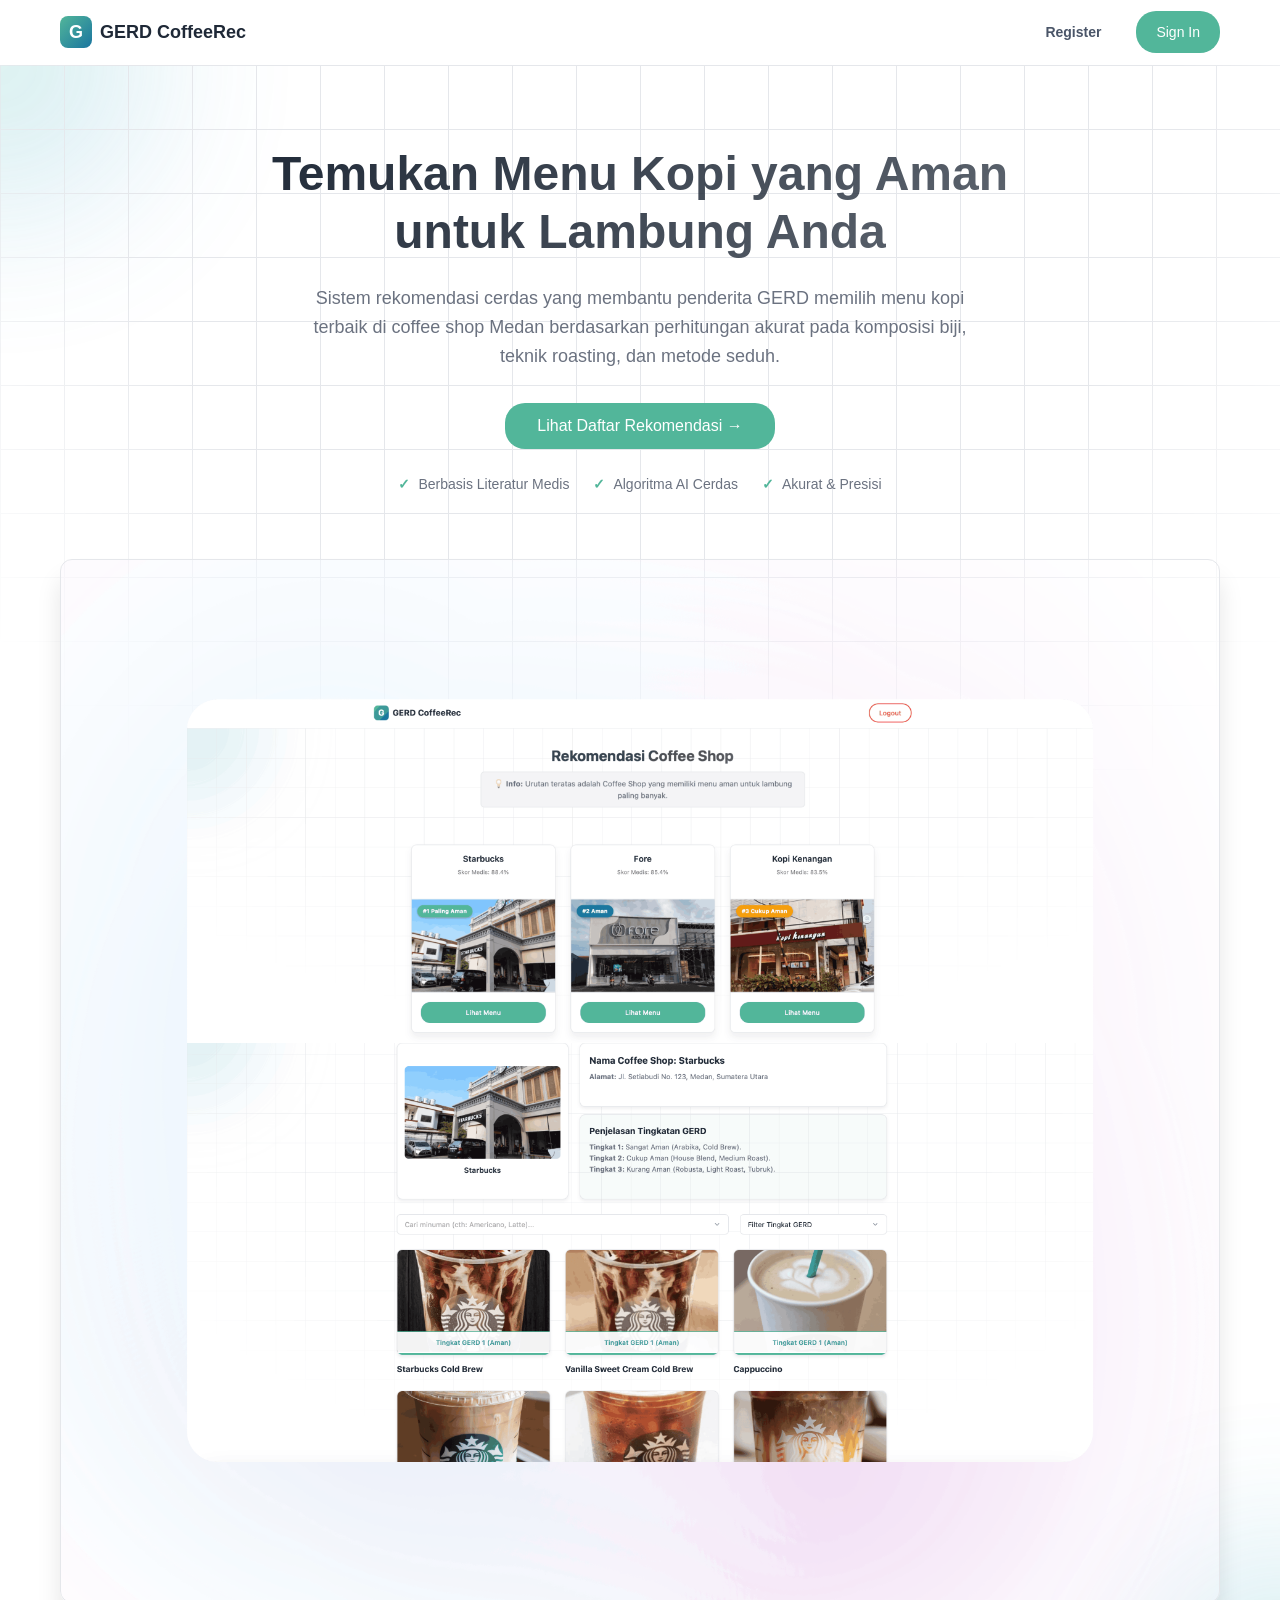
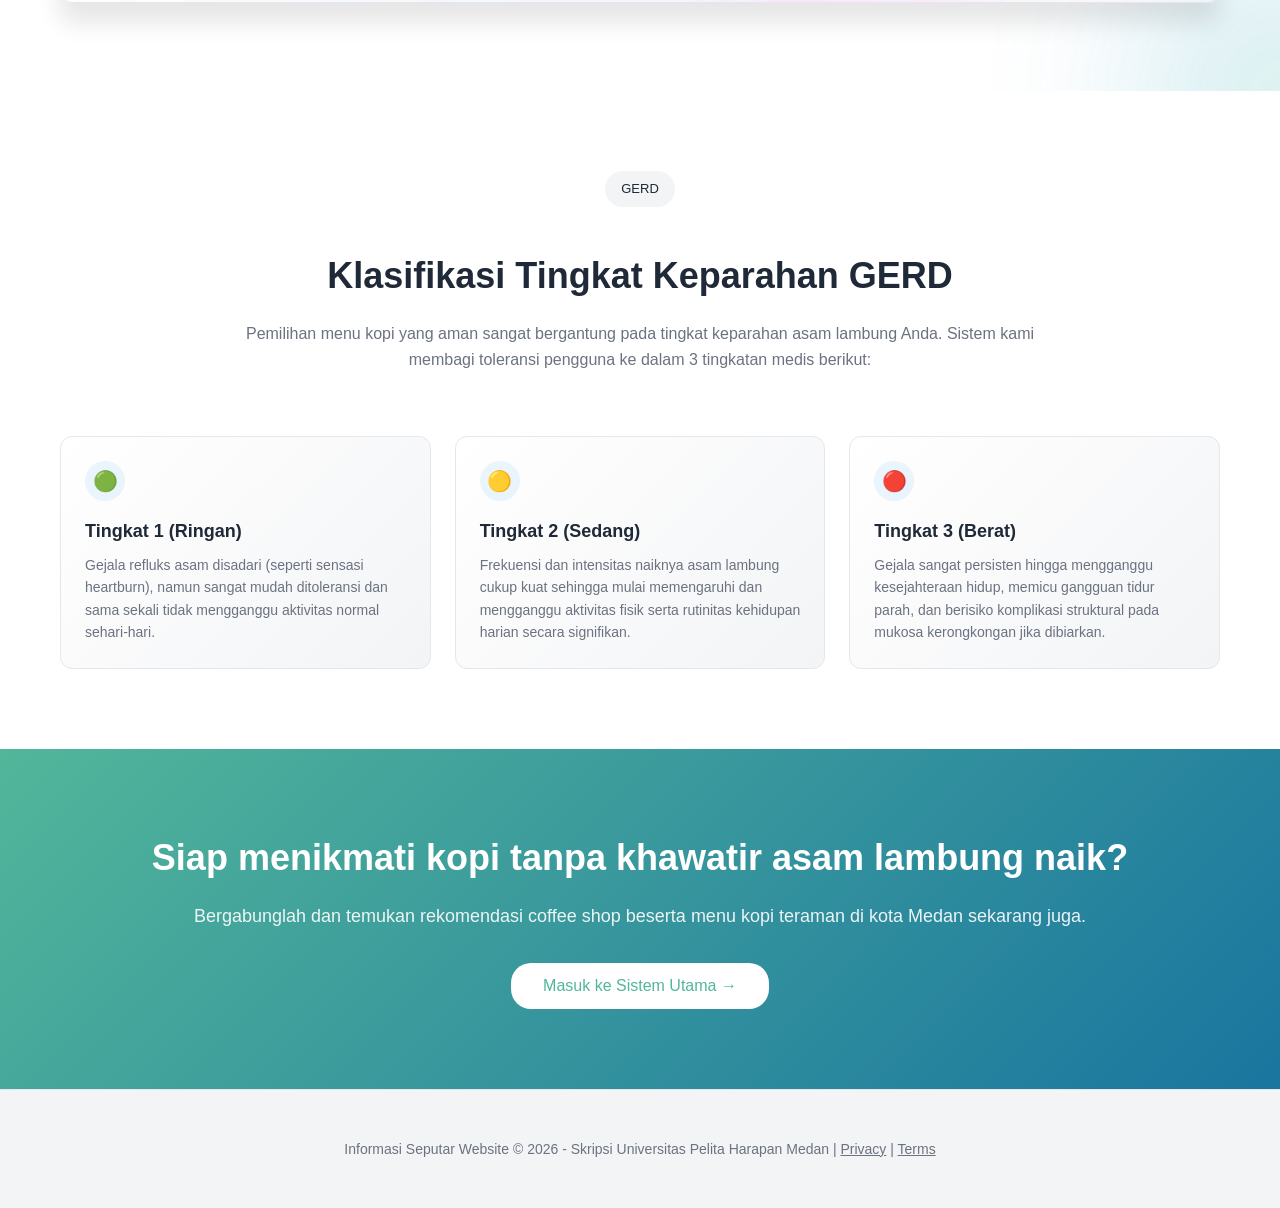
<file: index.html>
<!DOCTYPE html>
<html lang="id">
<head>
    <meta charset="UTF-8">
    <meta name="viewport" content="width=device-width, initial-scale=1.0">
    <title>Landing - Sistem Rekomendasi Kopi GERD</title>
    <link rel="stylesheet" href="styles.css">
</head>
<body>
    <header id="header">
        <div class="container">
            <div class="header-content">
                <div class="logo">
                    <div class="logo-icon">G</div>
                    <span>GERD CoffeeRec</span>
                </div>

                <div class="header-actions" style="display: flex; gap: 15px; align-items: center;">
                    <a href="register.html" class="btn" style="border-radius: 20px; padding: 10px 20px; color: #4a5568; text-decoration: none; font-weight: 600;">Register</a>
                    <a href="login.html" class="btn btn-primary" style="border-radius: 20px; padding: 10px 20px;">Sign In</a>
                </div>
            </div>
        </div>
        
    </header>

    <section class="hero">
        <div class="hero-glow-1"></div>
        <div class="hero-glow-2"></div>
        
        <div class="container">
            <div class="hero-content">
                <h1>Temukan Menu Kopi yang Aman untuk Lambung Anda</h1>
                <p>Sistem rekomendasi cerdas yang membantu penderita GERD memilih menu kopi terbaik di coffee shop Medan berdasarkan perhitungan akurat pada komposisi biji, teknik roasting, dan metode seduh.</p>
                
                <div class="hero-buttons">
                    <button class="btn btn-primary btn-lg">Lihat Daftar Rekomendasi →</button>
                </div>

                <div class="hero-features">
                    <div class="feature-item">
                        <span class="checkmark">✓</span>
                        <span>Berbasis Literatur Medis</span>
                    </div>
                    <div class="feature-item">
                        <span class="checkmark">✓</span>
                        <span>Algoritma AI Cerdas</span>
                    </div>
                    <div class="feature-item">
                        <span class="checkmark">✓</span>
                        <span>Akurat & Presisi</span>
                    </div>
                </div>
            </div>

            <div class="hero-image">
                <img src="images_coffeeshop/recomendation_page.png" alt="Dashboard Rekomendasi Kopi" />
            </div>
        </div>
    </section>

    <section class="features" id="gerd-cards">
        <div class="container">
            <div class="section-header">
                <div class="badge">GERD</div>
                <h2>Klasifikasi Tingkat Keparahan GERD</h2>
                <p>Pemilihan menu kopi yang aman sangat bergantung pada tingkat keparahan asam lambung Anda. Sistem kami membagi toleransi pengguna ke dalam 3 tingkatan medis berikut:</p>
            </div>

            <div class="features-grid" style="grid-template-columns: repeat(auto-fit, minmax(300px, 1fr));">
                <div class="feature-card">
                    <div class="feature-icon">🟢</div>
                    <h3>Tingkat 1 (Ringan)</h3>
                    <p>Gejala refluks asam disadari (seperti sensasi heartburn), namun sangat mudah ditoleransi dan sama sekali tidak mengganggu aktivitas normal sehari-hari.</p>
                </div>
                <div class="feature-card">
                    <div class="feature-icon">🟡</div>
                    <h3>Tingkat 2 (Sedang)</h3>
                    <p>Frekuensi dan intensitas naiknya asam lambung cukup kuat sehingga mulai memengaruhi dan mengganggu aktivitas fisik serta rutinitas kehidupan harian secara signifikan.</p>
                </div>
                <div class="feature-card">
                    <div class="feature-icon">🔴</div>
                    <h3>Tingkat 3 (Berat)</h3>
                    <p>Gejala sangat persisten hingga mengganggu kesejahteraan hidup, memicu gangguan tidur parah, dan berisiko komplikasi struktural pada mukosa kerongkongan jika dibiarkan.</p>
                </div>
            </div>
        </div>
    </section>
    
    <section class="cta">
        <div class="container">
            <h2>Siap menikmati kopi tanpa khawatir asam lambung naik?</h2>
            <p>Bergabunglah dan temukan rekomendasi coffee shop beserta menu kopi teraman di kota Medan sekarang juga.</p>
            <button class="btn btn-ghost btn-lg" >Masuk ke Sistem Utama →</button>
        </div>
    </section>

    <footer>
        <div class="container">
            <p>Informasi Seputar Website &copy; 2026 - Skripsi Universitas Pelita Harapan Medan | <a href="#" style="color: var(--muted-foreground);">Privacy</a> | <a href="#" style="color: var(--muted-foreground);">Terms</a></p>
        </div>
    </footer>

    <script>
        // Header Scroll Effect
        const header = document.getElementById('header');
        window.addEventListener('scroll', () => {
            if (window.scrollY > 10) {
                header.classList.add('scrolled');
            } else {
                header.classList.remove('scrolled');
            }
        });
    </script>
</body>
</html>
</file>
<file: styles.css>
@import url('https://fonts.googleapis.com/css2?family=Geist:wght@400;500;600;700&display=swap');

* {
    margin: 0;
    padding: 0;
    box-sizing: border-box;
}

:root {
    --primary: #52b69a;
    --primary-light: #76c893;
    --primary-dark: #34a0a4;
    --secondary: #1a759f;
    --secondary-light: #168aad;
    --background: #ffffff;
    --foreground: #1f2937;
    --muted: #f3f4f6;
    --muted-foreground: #6b7280;
    --border: #e5e7eb;
    --accent: #f59e0b;
}

html {
    scroll-behavior: smooth;
}

body {
    font-family: -apple-system, BlinkMacSystemFont, 'Segoe UI', 'Roboto', 'Helvetica Neue', Arial, sans-serif;
    line-height: 1.6;
    color: var(--foreground);
    background-color: var(--background);
    transition: background-color 0.3s ease, color 0.3s ease;
}

/* Header */
header {
    position: sticky;
    top: 0;
    z-index: 50;
    width: 100%;
    backdrop-filter: blur(10px);
    background-color: transparent;
    transition: all 0.3s ease;
    border-bottom: 1px solid transparent;
}

header.scrolled {
    background-color: rgba(255, 255, 255, 0.8);
    border-bottom-color: var(--border);
    box-shadow: 0 1px 3px rgba(0, 0, 0, 0.1);
}

.container {
    max-width: 1200px;
    margin: 0 auto;
    padding: 0 20px;
}

.header-content {
    display: flex;
    justify-content: space-between;
    align-items: center;
    height: 64px;
}

.logo {
    display: flex;
    align-items: center;
    gap: 8px;
    font-weight: 700;
    font-size: 18px;
}

.logo-icon {
    width: 32px;
    height: 32px;
    border-radius: 8px;
    background: linear-gradient(135deg, var(--primary), var(--secondary));
    display: flex;
    align-items: center;
    justify-content: center;
    color: white;
    font-weight: bold;
}

nav {
    display: flex;
    gap: 32px;
}

nav a {
    font-size: 14px;
    font-weight: 500;
    color: var(--muted-foreground);
    text-decoration: none;
    transition: color 0.3s ease;
}

nav a:hover {
    color: var(--foreground);
}

.header-actions {
    display: flex;
    gap: 16px;
    align-items: center;
}

.mobile-menu-btn {
    display: none;
    background: none;
    border: none;
    cursor: pointer;
    color: var(--foreground);
    font-size: 24px;
}

/* Buttons */
.btn {
    padding: 12px 24px;
    border: none;
    border-radius: 20px;
    font-size: 14px;
    font-weight: 500;
    cursor: pointer;
    transition: all 0.3s ease;
    text-decoration: none;
    display: inline-flex;
    align-items: center;
    gap: 8px;
}

.btn-primary {
    background-color: var(--primary);
    color: white;
}

.btn-primary:hover {
    background-color: var(--primary-dark);
    transform: translateY(-2px);
}

.btn-outline {
    background-color: transparent;
    color: var(--foreground);
    border: 2px solid var(--border);
}

.btn-outline:hover {
    background-color: var(--muted);
    border-color: var(--foreground);
}

.btn-ghost {
    background-color: white;
    color: var(--primary);
    padding: 8px;
}

.btn-ghost:hover {
    background-color: var(--primary);
    color: white;
}

.btn-out {
    background-color: transparent;
    color: #ef4444;
    border: 2px solid #ef4444;
    border-radius: 20px;
    padding: 8px 20px;
}

.btn-out:hover {
    background-color: #ef4444;
    color: white;
}

.btn-lg {
    padding: 14px 32px;
    font-size: 16px;
}

/* Hero Section */
.hero {
    width: 100%;
    padding: 80px 20px;
    position: relative;
    overflow: hidden;
}

.hero::before {
    content: '';
    position: absolute;
    inset: 0;
    background-image: 
        linear-gradient(to right, var(--border) 1px, transparent 1px),
        linear-gradient(to bottom, var(--border) 1px, transparent 1px);
    background-size: 64px 64px;
    z-index: 0;
    -webkit-mask-image: radial-gradient(ellipse 60% 50% at 50% 0%, #000 70%, transparent 110%);
    mask-image: radial-gradient(ellipse 60% 50% at 50% 0%, #000 70%, transparent 110%);
}

.hero-content {
    position: relative;
    z-index: 1;
    text-align: center;
    max-width: 800px;
    margin: 0 auto;
}

.badge {
    display: inline-block;
    background-color: var(--muted);
    color: var(--foreground);
    padding: 8px 16px;
    border-radius: 20px;
    font-size: 13px;
    font-weight: 500;
    margin-bottom: 24px;
}

.hero h1 {
    font-size: 48px;
    font-weight: 700;
    line-height: 1.2;
    margin-bottom: 24px;
    background: linear-gradient(135deg, var(--foreground), rgba(31, 41, 55, 0.7));
    -webkit-background-clip: text;
    -webkit-text-fill-color: transparent;
    background-clip: text;
}

.hero p {
    font-size: 18px;
    color: var(--muted-foreground);
    margin-bottom: 32px;
    max-width: 700px;
    margin-left: auto;
    margin-right: auto;
    line-height: 1.6;
}

.hero-buttons {
    display: flex;
    gap: 16px;
    justify-content: center;
    flex-wrap: wrap;
    margin-bottom: 24px;
}

.hero-features {
    display: flex;
    gap: 24px;
    justify-content: center;
    flex-wrap: wrap;
    font-size: 14px;
    color: var(--muted-foreground);
    margin-top: 24px;
}

.feature-item {
    display: flex;
    align-items: center;
    gap: 8px;
}

.checkmark {
    color: var(--primary);
    font-weight: bold;
}

.hero-image {
    position: relative;
    margin-top: 64px;
    max-width: 1200px;
    margin-left: auto;
    margin-right: auto;
}

.hero-image img {
    width: 100%;
    border-radius: 12px;
    box-shadow: 0 20px 25px rgba(0, 0, 0, 0.1);
    border: 1px solid var(--border);
}

.hero-glow-1,
.hero-glow-2 {
    position: absolute;
    border-radius: 50%;
    filter: blur(80px);
    z-index: -1;
    opacity: 0.7;
}

.hero-glow-1 {
    width: 300px;
    height: 300px;
    background: linear-gradient(135deg, rgba(59, 130, 246, 0.3), rgba(92, 246, 113, 0.3));
    bottom: -150px;
    right: -150px;
}

.hero-glow-2 {
    width: 300px;
    height: 300px;
    background: linear-gradient(135deg, rgba(92, 246, 113, 0.3), rgba(59, 130, 246, 0.3));
    top: -150px;
    left: -150px;
}

/* Features Section */
.features {
    width: 100%;
    padding: 80px 20px;
}

.section-header {
    text-align: center;
    margin-bottom: 64px;
}

.section-header h2 {
    font-size: 36px;
    font-weight: 700;
    margin-bottom: 16px;
    margin-top: 16px;
}

.section-header p {
    font-size: 16px;
    color: var(--muted-foreground);
    max-width: 800px;
    margin: 0 auto;
}

.features-grid {
    display: grid;
    grid-template-columns: repeat(auto-fit, minmax(300px, 1fr));
    gap: 24px;
}

.feature-card {
    padding: 24px;
    border: 1px solid var(--border);
    border-radius: 12px;
    background: linear-gradient(135deg, var(--background), var(--muted));
    transition: all 0.3s ease;
}

.feature-card:hover {
    box-shadow: 0 10px 25px rgba(0, 0, 0, 0.1);
    transform: translateY(-4px);
}

.feature-icon {
    width: 40px;
    height: 40px;
    border-radius: 50%;
    background-color: rgba(59, 162, 246, 0.1);
    display: flex;
    align-items: center;
    justify-content: center;
    color: var(--primary);
    font-size: 20px;
    margin-bottom: 16px;
}

.feature-card h3 {
    font-size: 18px;
    font-weight: 600;
    margin-bottom: 8px;
}

.feature-card p {
    color: var(--muted-foreground);
    font-size: 14px;
}

/* How It Works Section */
.how-it-works {
    width: 100%;
    padding: 80px 20px;
    position: relative;
    overflow: hidden;
}

.how-it-works::before {
    content: '';
    position: absolute;
    inset: 0;
    background-image: 
        linear-gradient(to right, var(--border) 1px, transparent 1px),
        linear-gradient(to bottom, var(--border) 1px, transparent 1px);
    background-size: 64px 64px;
    z-index: 0;
    -webkit-mask-image: radial-gradient(ellipse 80% 50% at 50% 50%, #000 40%, transparent 100%);
    mask-image: radial-gradient(ellipse 80% 50% at 50% 50%, #000 40%, transparent 100%);
}

.how-it-works-content {
    position: relative;
    z-index: 1;
}

.steps-grid {
    display: grid;
    grid-template-columns: repeat(auto-fit, minmax(250px, 1fr));
    gap: 48px;
    position: relative;
    margin-top: 64px;
}

.step-card {
    text-align: center;
    position: relative;
    z-index: 1;
}

.step-number {
    width: 64px;
    height: 64px;
    margin: 0 auto 24px;
    border-radius: 50%;
    background: linear-gradient(135deg, var(--primary), var(--primary-dark));
    color: white;
    display: flex;
    align-items: center;
    justify-content: center;
    font-size: 24px;
    font-weight: 700;
    box-shadow: 0 10px 25px rgba(59, 156, 246, 0.3);
}

.step-card h3 {
    font-size: 18px;
    font-weight: 600;
    margin-bottom: 12px;
}

.step-card p {
    color: var(--muted-foreground);
    font-size: 14px;
}

/* CTA Section */
.cta {
    width: 100%;
    padding: 80px 20px;
    background: linear-gradient(135deg, var(--primary), var(--secondary));
    color: white;
    text-align: center;
}

.cta h2 {
    font-size: 36px;
    font-weight: 700;
    margin-bottom: 16px;
}

.cta p {
    font-size: 18px;
    margin-bottom: 32px;
    opacity: 0.9;
}

/* Footer */
footer {
    width: 100%;
    padding: 48px 20px;
    background-color: var(--muted);
    border-top: 1px solid var(--border);
    text-align: center;
    color: var(--muted-foreground);
    font-size: 14px;
}

/* Mobile Menu */
.mobile-menu {
    display: none;
    position: absolute;
    top: 64px;
    left: 0;
    right: 0;
    background-color: var(--background);
    border-bottom: 1px solid var(--border);
    padding: 16px 20px;
    flex-direction: column;
    gap: 16px;
}

.mobile-menu a {
    color: var(--foreground);
    text-decoration: none;
    font-size: 14px;
    font-weight: 500;
}


/* Sign In - Memastikan konten berada di tengah layar secara vertikal */
.auth-wrapper {
    display: flex;
    align-items: center;
    justify-content: center;
    min-height: calc(100vh - 64px - 100px); /* Dikurangi tinggi header & footer */
    padding: 40px 20px;
    position: relative;
    z-index: 1;
}

/* Desain Kartu Form */
.auth-card {
    background-color: var(--background);
    border: 1px solid var(--border);
    border-radius: 16px;
    padding: 40px;
    width: 100%;
    max-width: 420px;
    box-shadow: 0 20px 25px rgba(0, 0, 0, 0.05);
}

.auth-card-header {
    text-align: center;
    margin-bottom: 32px;
}

.auth-card-header h1 {
    font-size: 24px;
    font-weight: 700;
    color: var(--foreground);
    margin-bottom: 8px;
}

.auth-card-header p {
    font-size: 14px;
    color: var(--muted-foreground);
}

/* Desain Input Form */
.form-group {
    margin-bottom: 20px;
}

.form-label {
    display: block;
    font-size: 14px;
    font-weight: 500;
    margin-bottom: 8px;
    color: var(--foreground);
}

.form-input {
    width: 100%;
    padding: 12px 16px;
    font-size: 14px;
    border: 1px solid var(--border);
    border-radius: 8px;
    background-color: var(--background);
    color: var(--foreground);
    outline: none;
    transition: all 0.3s ease;
    font-family: inherit;
}

.form-input:focus {
    border-color: var(--primary);
    box-shadow: 0 0 0 3px rgba(82, 182, 154, 0.1); /* Warna primary dengan transparansi */
}

/* Daftar Rekomendasi */
.recommendation-wrapper {
    padding: 40px 20px 80px;
    position: relative;
    z-index: 1;
    min-height: calc(100vh - 64px - 100px);
}

.recommendation-header {
    text-align: center;
    max-width: 800px;
    margin: 0 auto 48px;
}

.recommendation-header h1 {
    font-size: 32px;
    font-weight: 700;
    color: var(--foreground);
    margin-bottom: 16px;
}

.recommendation-header p {
    font-size: 16px;
    color: var(--muted-foreground);
    background-color: var(--muted);
    padding: 12px 24px;
    border-radius: 8px;
    display: inline-block;
    border: 1px solid var(--border);
}

/* Grid untuk Card Coffee Shop */
.shops-grid {
    display: grid;
    grid-template-columns: repeat(auto-fit, minmax(280px, 1fr));
    gap: 32px;
    max-width: 1000px;
    margin: 0 auto;
}

/* Desain Card Coffee Shop */
.shop-card {
    background-color: var(--background);
    border: 1px solid var(--border);
    border-radius: 12px;
    overflow: hidden;
    box-shadow: 0 10px 15px rgba(0, 0, 0, 0.05);
    transition: all 0.3s ease;
    display: flex;
    flex-direction: column;
}

.shop-card:hover {
    transform: translateY(-5px);
    box-shadow: 0 20px 25px rgba(0, 0, 0, 0.1);
    border-color: var(--primary-light);
}

/* Bagian Atas Card (Nama Toko) */
.shop-card-header {
    padding: 16px;
    text-align: center;
    border-bottom: 1px solid var(--border);
    background-color: var(--background);
}

.shop-card-header h3 {
    font-size: 18px;
    font-weight: 600;
    color: var(--foreground);
    margin: 0;
}

/* Bagian Tengah Card (Gambar) */
.shop-card-image {
    width: 100%;
    height: 200px;
    background-color: var(--muted);
    display: flex;
    align-items: center;
    justify-content: center;
    overflow: hidden;
    position: relative;
}

.shop-card-image img {
    width: 100%;
    height: 100%;
    object-fit: cover;
    transition: transform 0.5s ease;
}

.shop-card:hover .shop-card-image img {
    transform: scale(1.05); /* Efek zoom tipis saat di-hover */
}

/* Lencana (Badge) Peringkat di atas gambar */
.rank-badge {
    position: absolute;
    top: 12px;
    left: 12px;
    background-color: var(--primary);
    color: white;
    padding: 4px 12px;
    border-radius: 20px;
    font-size: 12px;
    font-weight: 700;
    box-shadow: 0 2px 4px rgba(0,0,0,0.2);
}

/* Bagian Bawah Card (Tombol) */
.shop-card-footer {
    padding: 20px;
    text-align: center;
    background-color: var(--background);
    border-top: 1px solid var(--border);
    margin-top: auto; /* Mendorong footer selalu ke bawah */
}

/*Daftar Menu*/
.menu-wrapper {
    padding: 40px 20px 80px;
    position: relative;
    z-index: 1;
    min-height: calc(100vh - 64px - 100px);
    max-width: 1100px;
    margin: 0 auto;
}

/* SHOP PROFILE SECTION (ATAS)*/
.shop-profile-section {
    display: flex;
    gap: 24px;
    margin-bottom: 32px;
}

.shop-profile-image {
    flex: 0 0 35%; /* Mengambil 35% lebar */
    background-color: var(--background);
    border: 1px solid var(--border);
    border-radius: 12px;
    padding: 16px;
    display: flex;
    flex-direction: column;
    align-items: center;
    justify-content: center;
    box-shadow: 0 4px 6px rgba(0, 0, 0, 0.05);
}

.shop-profile-image img {
    width: 100%;
    height: 200px;
    object-fit: cover;
    border-radius: 8px;
    margin-bottom: 12px;
}

.shop-profile-info {
    flex: 1; /* Mengambil sisa ruang */
    display: flex;
    flex-direction: column;
    gap: 16px;
}

.info-box {
    background-color: var(--background);
    border: 1px solid var(--border);
    border-radius: 12px;
    padding: 20px;
    box-shadow: 0 4px 6px rgba(0, 0, 0, 0.05);
}

.info-box h2 {
    font-size: 20px;
    margin-bottom: 8px;
    color: var(--foreground);
}

.info-box p {
    font-size: 15px;
    color: var(--muted-foreground);
}

/* TOOLBAR: SEARCH & FILTER (TENGAH)*/
.toolbar-section {
    display: flex;
    gap: 24px;
    margin-bottom: 32px;
}

.search-container {
    flex: 1;
}

.filter-container {
    flex: 0 0 30%;
}

.toolbar-input {
    -webkit-appearance: none;
    -moz-appearance: none;
    appearance: none;
    width: 100%;
    padding: 12px 16px;
    font-size: 15px;
    border: 1px solid var(--border);
    border-radius: 8px;
    background-color: var(--background);
    color: var(--foreground);
    outline: none;
    transition: all 0.3s ease;

    background-image: url("data:image/svg+xml;charset=UTF-8,%3csvg xmlns='http://www.w3.org/2000/svg' viewBox='0 0 24 24' fill='none' stroke='%236b7280' stroke-width='2' stroke-linecap='round' stroke-linejoin='round'%3e%3cpolyline points='6 9 12 15 18 9'%3e%3c/polyline%3e%3c/svg%3e");
    background-repeat: no-repeat;
    background-position: right 16px center; /* Posisi panah di kanan */
    background-size: 16px; /* Ukuran panah */
}

.toolbar-input:focus {
    border-color: var(--primary);
    box-shadow: 0 0 0 3px rgba(82, 182, 154, 0.1);
}

/* MENU CATALOG SECTION (BAWAH) */
.menu-grid {
    display: grid;
    grid-template-columns: repeat(auto-fill, minmax(250px, 1fr));
    gap: 32px;
}

.menu-item-wrapper {
    display: flex;
    flex-direction: column;
}

/* Kotak Card (Isi Gambar & Tingkat GERD) */
.menu-card {
    background-color: var(--background);
    border: 1px solid var(--border);
    border-radius: 12px;
    overflow: hidden;
    position: relative;
    box-shadow: 0 4px 6px rgba(0, 0, 0, 0.05);
    transition: all 0.3s ease;
    cursor: pointer;
}

.menu-card:hover {
    transform: translateY(-5px);
    box-shadow: 0 10px 15px rgba(0, 0, 0, 0.1);
}

.menu-card img {
    width: 100%;
    height: 220px;
    object-fit: cover;
}

.gerd-indicator {
    position: absolute;
    bottom: 0;
    left: 0;
    width: 100%;
    padding: 12px;
    text-align: center;
    font-weight: 600;
    font-size: 14px;
    background-color: rgba(255, 255, 255, 0.95);
    border-top: 1px solid var(--border);
}

/* Warna khusus untuk level GERD */
.level-1 { border-bottom: 4px solid var(--primary); color: var(--primary-dark); } /* Hijau */
.level-2 { border-bottom: 4px solid var(--accent); color: #d97706; } /* Kuning/Orange */
.level-3 { border-bottom: 4px solid #ef4444; color: #b91c1c; } /* Merah */

/* Nama Menu (Di luar Card) */
.menu-name {
    margin-top: 16px;
    text-align: left;
    font-size: 18px;
    font-weight: 700;
    color: var(--foreground);
}

/* Detail Menu */
.detail-wrapper {
    padding: 40px 20px 80px;
    position: relative;
    z-index: 1;
    min-height: calc(100vh - 64px - 100px);
    max-width: 1000px; /* Lebar dibatasi agar elegan seperti mockup */
    margin: 0 auto;
}

/* LAYOUT UTAMA (KIRI & KANAN) */
.detail-layout {
    display: flex;
    gap: 32px;
    align-items: flex-start;
}

/* KOLOM KIRI (GAMBAR) */
.detail-left {
    flex: 0 0 35%; /* Kolom kiri mengambil 35% lebar layar */
    display: flex;
    flex-direction: column;
    gap: 24px;
}

.image-box {
    background-color: var(--background);
    border: 1px solid var(--border);
    border-radius: 12px;
    padding: 16px;
    box-shadow: 0 4px 6px rgba(0, 0, 0, 0.05);
    display: flex;
    flex-direction: column;
    align-items: center;
}

.image-box img {
    width: 100%;
    height: 200px;
    object-fit: cover;
    border-radius: 8px;
}

/* Khusus gambar minuman bisa dibuat lebih tinggi sedikit */
.drink-img-box img {
    height: 250px;
}

.image-label {
    font-size: 14px;
    font-weight: 600;
    color: var(--muted-foreground);
    margin-bottom: 12px;
    text-align: center;
    width: 100%;
    padding-bottom: 8px;
    border-bottom: 1px solid var(--border);
}

.drink-title {
    font-size: 20px;
    font-weight: 700;
    color: var(--foreground);
    margin-top: -8px; /* Menarik teks sedikit ke atas mendekati kotak */
    padding-left: 4px;
}

/* KOLOM KANAN (INFORMASI MEDIS & TEKNIS) */
.detail-right {
    flex: 1; /* Mengambil sisa ruang */
    display: flex;
    flex-direction: column;
    gap: 20px;
}

.info-card {
    background-color: var(--background);
    border: 1px solid var(--border);
    border-radius: 12px;
    padding: 24px;
    box-shadow: 0 4px 6px rgba(0, 0, 0, 0.05);
}

/* Kotak Penjelasan GERD */
.gerd-desc-card h3 {
    font-size: 18px;
    font-weight: 700;
    margin-bottom: 12px;
    color: var(--foreground);
}

.gerd-desc-card p {
    font-size: 15px;
    line-height: 1.6;
    color: var(--muted-foreground);
}

/* Kotak Header Komposisi */
.comp-header-card {
    display: flex;
    justify-content: space-between; /* Membuat teks di kiri dan kanan */
    align-items: center;
    padding: 16px 24px; /* Padding sedikit lebih kecil dari kotak lain */
    background-color: var(--muted); /* Latar sedikit abu-abu */
}

.comp-title {
    font-size: 18px;
    font-weight: 700;
    color: var(--foreground);
}

.comp-badge {
    font-size: 16px;
    font-weight: 700;
    padding: 6px 16px;
    border-radius: 20px;
    background-color: var(--background);
    border: 2px solid;
}

/* Warna Border Badge berdasarkan level */
.level-1 { border-color: var(--primary); color: var(--primary-dark); }
.level-2 { border-color: var(--accent); color: #d97706; }
.level-3 { border-color: #ef4444; color: #b91c1c; }

/* Kotak Detail Komposisi */
.comp-list {
    list-style: none;
    padding: 0;
    margin: 0;
    display: flex;
    flex-direction: column;
    gap: 16px;
}

.comp-list li {
    font-size: 16px;
    color: var(--foreground);
    padding-bottom: 16px;
    border-bottom: 1px dashed var(--border);
}

.comp-list li:last-child {
    border-bottom: none;
    padding-bottom: 0;
}

.comp-list strong {
    display: inline-block;
    width: 140px; /* Lebar tetap agar titik dua (:) terlihat rapi/sejajar */
    color: var(--muted-foreground);
}

/* Responsive Design */
@media (max-width: 768px) {
    nav {
        display: none;
    }

    .header-actions {
        gap: 8px;
    }

    .mobile-menu-btn {
        display: block;
    }

    .mobile-menu.active {
        display: flex;
    }

    .hero h1 {
        font-size: 32px;
    }

    .hero p {
        font-size: 16px;
    }

    .hero-buttons {
        flex-direction: column;
        align-items: center;
    }

    .btn {
        width: 100%;
        justify-content: center;
    }

    .feature-card:hover {
        transform: none;
    }

    .pricing-card.featured {
        transform: scale(1);
    }

    .steps-grid::before {
        display: none;
    }

    .section-header h2 {
        font-size: 28px;
    }

    .hero {
        padding: 60px 20px;
    }

    .logo-left span {
        display: none; /* Sembunyikan teks logo di HP, sisakan icon saja agar tidak tabrakan */
    }

    .shop-profile-section {
        flex-direction: column;
    }

    .toolbar-section {
        flex-direction: column;
    }

    .detail-layout {
        flex-direction: column;
    }

    .detail-left {
        width: 100%;
    }

    .comp-list strong {
        display: block;
        margin-bottom: 4px;
    }
}
</file>
